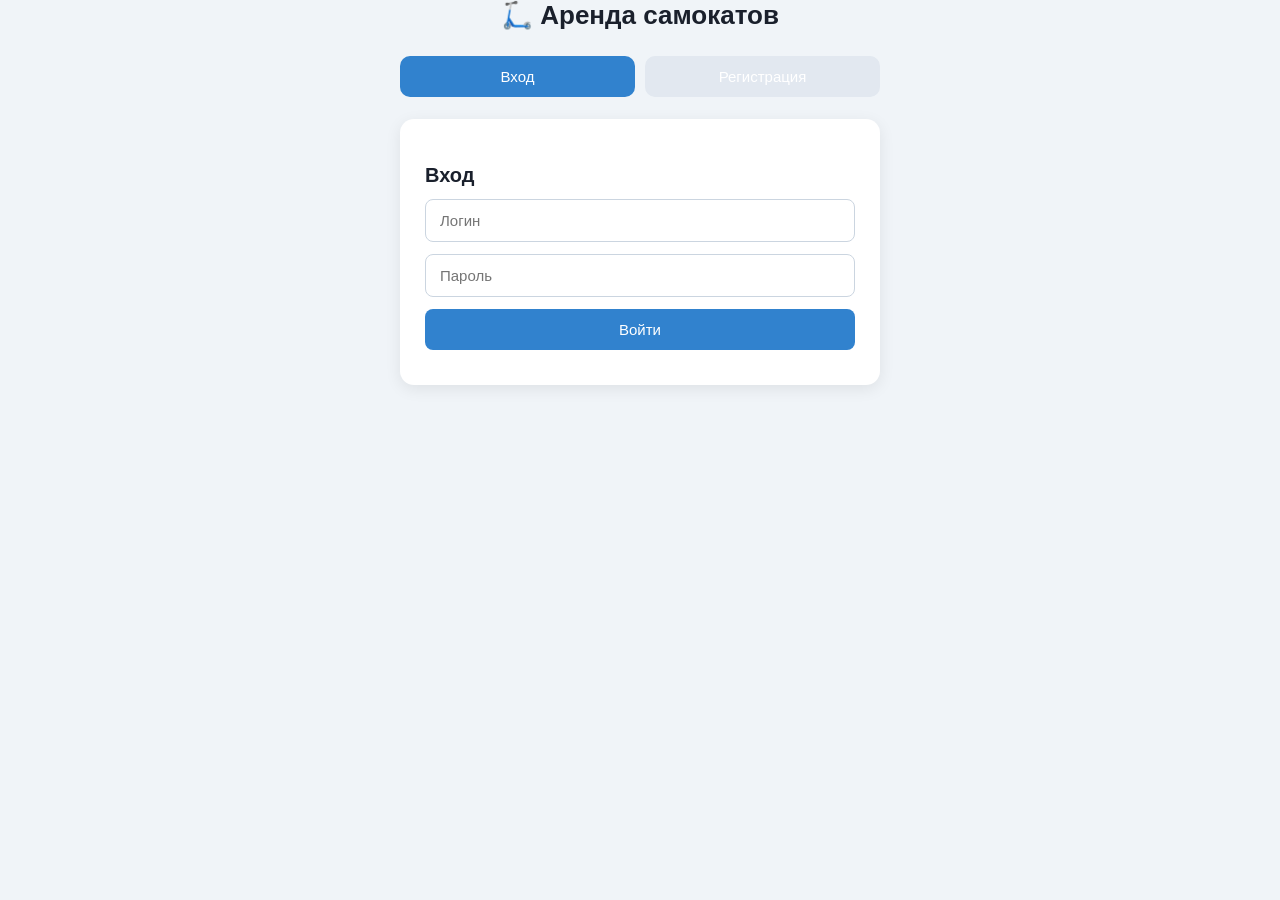
<file: frontend/index.html>
<!DOCTYPE html>
<html lang="ru">
<head>
    <meta charset="UTF-8">
    <meta name="viewport" content="width=device-width, initial-scale=1.0">
    <title>Аренда самокатов</title>
    <link rel="stylesheet" href="css/style.css">
</head>
<body>
<div class="container">
    <h1>🛴 Аренда самокатов</h1>

    <div class="tabs">
        <button id="tab-login" class="tab active" onclick="showTab('login')">Вход</button>
        <button id="tab-register" class="tab" onclick="showTab('register')">Регистрация</button>
    </div>

    <div id="login-form" class="form-block">
        <h2>Вход</h2>
        <input type="text" id="login-login" placeholder="Логин">
        <input type="password" id="login-password" placeholder="Пароль">
        <button onclick="doLogin()">Войти</button>
        <div id="login-error" class="error"></div>
    </div>

    <div id="register-form" class="form-block hidden">
        <h2>Регистрация</h2>
        <input type="text" id="reg-login" placeholder="Логин">
        <input type="password" id="reg-password" placeholder="Пароль (мин. 6 символов)">
        <input type="text" id="reg-fullname" placeholder="ФИО">
        <input type="text" id="reg-phone" placeholder="Телефон (+71234567890)">
        <input type="email" id="reg-email" placeholder="Email">
        <button onclick="doRegister()">Зарегистрироваться</button>
        <div id="register-error" class="error"></div>
    </div>
</div>

<script src="js/api.js"></script>
<script src="js/auth.js"></script>
</body>
</html>
</file>
<file: frontend/css/style.css>
* { box-sizing: border-box; margin: 0; padding: 0; }

body {
    font-family: -apple-system, BlinkMacSystemFont, 'Segoe UI', Roboto, sans-serif;
    background: #f0f4f8;
    color: #1a202c;
    min-height: 100vh;
}

nav {
    display: flex;
    gap: 12px;
    padding: 14px 24px;
    background: #fff;
    box-shadow: 0 2px 8px rgba(0,0,0,0.06);
    margin-bottom: 30px;
    align-items: center;
}

nav a {
    text-decoration: none;
    color: #4a5568;
    padding: 8px 14px;
    border-radius: 8px;
    font-weight: 500;
    transition: 0.2s;
}

nav a:hover { background: #edf2f7; }
nav a.active { background: #3182ce; color: #fff; }

.container {
    max-width: 520px;
    margin: 0 auto;
    padding: 0 20px 40px;
}

.container.wide { max-width: 1100px; }

h1 { text-align: center; margin-bottom: 25px; font-size: 26px; }
h2 { margin: 20px 0 12px; font-size: 20px; }

.tabs {
    display: flex;
    gap: 10px;
    margin-bottom: 22px;
}

.tab {
    flex: 1;
    padding: 12px;
    border: none;
    background: #e2e8f0;
    border-radius: 10px;
    cursor: pointer;
    font-size: 15px;
    font-weight: 500;
    transition: 0.2s;
}

.tab:hover { background: #cbd5e0; }
.tab.active { background: #3182ce; color: #fff; }

.form-block {
    background: #fff;
    padding: 25px;
    border-radius: 14px;
    box-shadow: 0 4px 16px rgba(0,0,0,0.08);
}

input {
    display: block;
    width: 100%;
    padding: 12px 14px;
    margin-bottom: 12px;
    border: 1px solid #cbd5e0;
    border-radius: 8px;
    font-size: 15px;
    transition: 0.2s;
}

input:focus {
    outline: none;
    border-color: #3182ce;
    box-shadow: 0 0 0 3px rgba(49,130,206,0.15);
}

button {
    width: 100%;
    padding: 12px 20px;
    background: #3182ce;
    color: #fff;
    border: none;
    border-radius: 8px;
    cursor: pointer;
    font-size: 15px;
    font-weight: 500;
    transition: 0.2s;
}

button:hover { background: #2b6cb0; }
button.danger { background: #e53e3e; }
button.danger:hover { background: #c53030; }

.cards {
    display: grid;
    grid-template-columns: repeat(auto-fill, minmax(240px, 1fr));
    gap: 18px;
}

.card {
    background: #fff;
    padding: 20px;
    border-radius: 12px;
    box-shadow: 0 2px 10px rgba(0,0,0,0.06);
    transition: 0.2s;
}

.card:hover { box-shadow: 0 4px 20px rgba(0,0,0,0.1); }
.card h3 { margin-bottom: 12px; font-size: 18px; }
.card p { margin-bottom: 8px; color: #4a5568; font-size: 14px; }
.card button { margin-top: 10px; }

.active-rental {
    padding: 20px;
    background: #fefcbf;
    border-radius: 12px;
    border-left: 5px solid #d69e2e;
    margin-bottom: 25px;
}

.active-rental h2 { margin-top: 0; font-size: 18px; }
.active-rental button { margin-top: 14px; background: #e53e3e; }
.active-rental button:hover { background: #c53030; }

.hidden { display: none !important; }
.error { color: #e53e3e; margin-top: 10px; font-size: 14px; }

table {
    width: 100%;
    background: #fff;
    border-collapse: collapse;
    border-radius: 12px;
    overflow: hidden;
    box-shadow: 0 2px 10px rgba(0,0,0,0.06);
}

th, td {
    padding: 13px 16px;
    text-align: left;
    border-bottom: 1px solid #e2e8f0;
    font-size: 14px;
}

th { background: #edf2f7; font-weight: 600; }
tr:last-child td { border-bottom: none; }

.status {
    padding: 4px 10px;
    border-radius: 6px;
    font-size: 12px;
    font-weight: 600;
}
.status-active   { background: #fefcbf; color: #744210; }
.status-finished { background: #c6f6d5; color: #22543d; }
.status-cancelled{ background: #fed7d7; color: #742a2a; }
</file>
